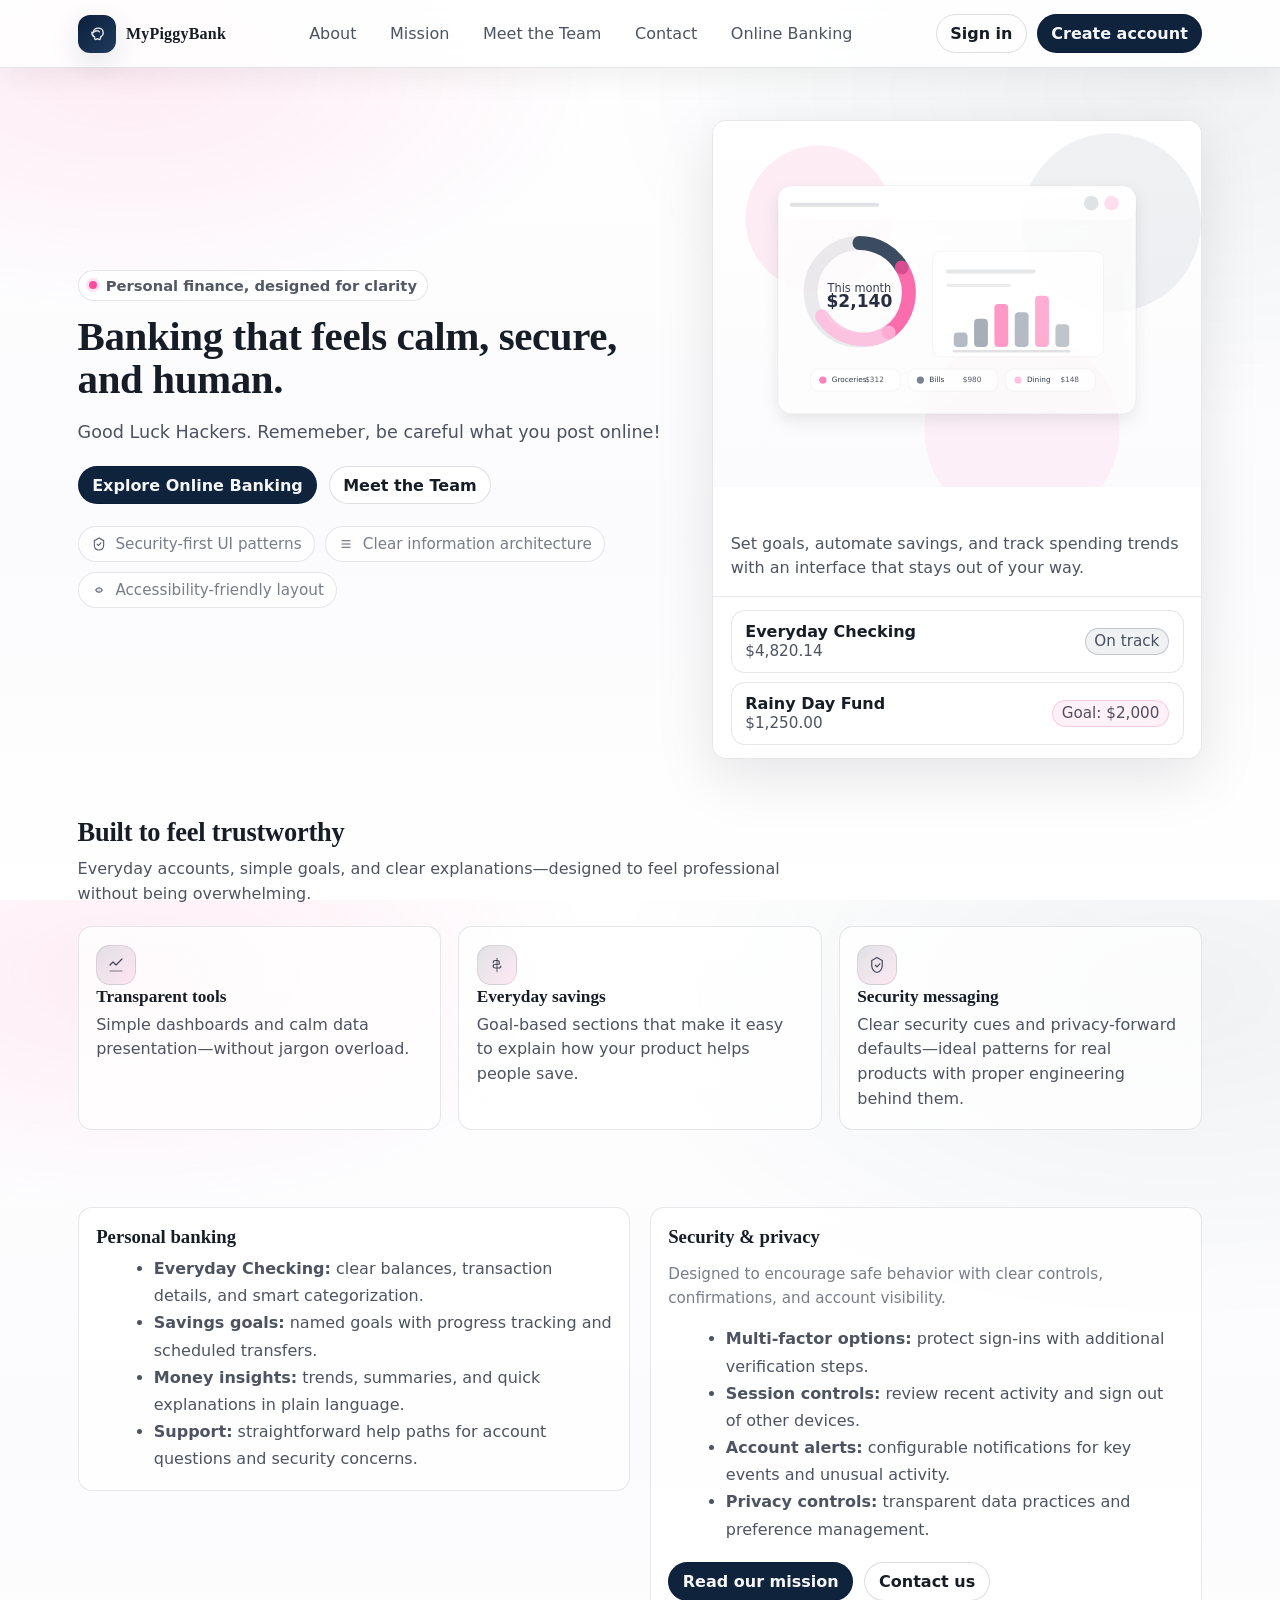
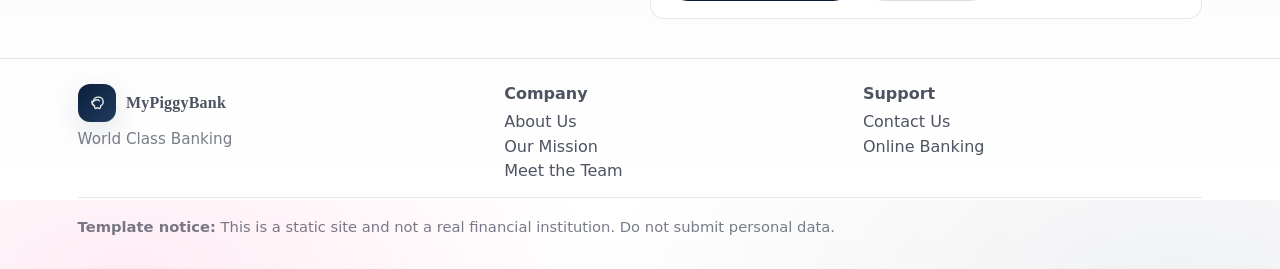
<file: index.html>
<!doctype html>
<html lang="en">
  <head>
    <meta charset="utf-8" />
    <meta name="viewport" content="width=device-width, initial-scale=1" />
    <title>MyPiggyBank — Modern banking</title>
    <meta name="description" content="MyPiggyBank"/>
    <link rel="stylesheet" href="assets/css/styles.css" />
  </head>
  <body>
    <a class="skip-link" href="#main">Skip to content</a>

   

    <header class="header">
      <div class="container">
        <nav class="nav" aria-label="Primary">
          <a class="brand" href="index.html" aria-label="MyPiggyBank home">
            <span class="brand-mark" aria-hidden="true">
              <svg viewBox="0 0 24 24" fill="none">
                <path d="M7.5 10.3c.4-2.9 2.5-5.3 6.1-5.3 3.2 0 5.4 1.9 5.8 4.8.3 2.2-.8 4.4-2.7 5.4-.3.2-.5.5-.5.9v1.1c0 1-1 1.7-1.9 1.2l-1.2-.6c-.3-.1-.6-.1-.9 0l-1.2.6c-.9.5-1.9-.2-1.9-1.2v-1.1c0-.4-.2-.7-.5-.9-1.9-1-3-3.1-2.7-5.3Z" stroke="rgba(255,255,255,.9)" stroke-width="1.6" stroke-linecap="round" />
                <path d="M9 9.4c.7-.8 1.8-1.3 3-1.3 1.2 0 2.3.5 3 1.3" stroke="rgba(255,255,255,.85)" stroke-width="1.6" stroke-linecap="round"/>
              </svg>
            </span>
            <span>MyPiggyBank</span>
          </a>

          <button class="nav-toggle" type="button" data-nav-toggle aria-expanded="false" aria-controls="site-menu">
            Menu
          </button>

          <div id="site-menu" class="nav-links" data-nav-menu>
            <a href="about.html">About</a>
            <a href="mission.html">Mission</a>
            <a href="team.html">Meet the Team</a>
            <a href="contact.html">Contact</a>
            <a href="auth.html">Online Banking</a>
          </div>

          <div class="nav-cta">
            <a class="btn ghost" href="auth.html">Sign in</a>
            <a class="btn primary" href="auth.html">Create account</a>
          </div>
        </nav>
      </div>
    </header>

    <main id="main">
      <section class="hero">
        <div class="container">
          <div class="hero-grid">
            <div>
              <span class="eyebrow"><span class="eyebrow-dot" aria-hidden="true"></span>Personal finance, designed for clarity</span>
              <h1>Banking that feels calm, secure, and human.</h1>
              <p class="lead">
                Good Luck Hackers. Rememeber, be careful what you post online!
              </p>
              <div class="hero-actions">
                <a class="btn primary" href="auth.html">Explore Online Banking</a>
                <a class="btn" href="team.html">Meet the Team</a>
              </div>
              <div class="trust-row" aria-label="Highlights">
                <span class="pill">
                  <svg viewBox="0 0 24 24" fill="none" aria-hidden="true">
                    <path d="M12 3l7 4v6c0 5-3 8-7 8s-7-3-7-8V7l7-4Z" stroke="rgba(15,23,42,.78)" stroke-width="1.6"/>
                    <path d="M9.2 12.3l2 2 3.7-3.9" stroke="rgba(15,23,42,.78)" stroke-width="1.6" stroke-linecap="round" stroke-linejoin="round"/>
                  </svg>
                  Security-first UI patterns
                </span>
                <span class="pill">
                  <svg viewBox="0 0 24 24" fill="none" aria-hidden="true">
                    <path d="M6 7h12M6 12h12M6 17h12" stroke="rgba(15,23,42,.78)" stroke-width="1.6" stroke-linecap="round"/>
                  </svg>
                  Clear information architecture
                </span>
                <span class="pill">
                  <svg viewBox="0 0 24 24" fill="none" aria-hidden="true">
                    <path d="M7 12c2.5-4.5 7.5-4.5 10 0-2.5 4.5-7.5 4.5-10 0Z" stroke="rgba(15,23,42,.78)" stroke-width="1.6" />
                    <path d="M12 14.5a2.5 2.5 0 1 0 0-5 2.5 2.5 0 0 0 0 5Z" fill="rgba(15,23,42,.18)"/>
                  </svg>
                  Accessibility-friendly layout
                </span>
              </div>
            </div>

            <div class="hero-card" aria-label="Product preview card">
              <img src="assets/img/hero-budget.svg" alt="Illustration of a budgeting dashboard with spending categories and charts" />
              <div class="pad">
                <h2>Preview: Smart budgeting, simple goals</h2>
                <p>Set goals, automate savings, and track spending trends with an interface that stays out of your way.</p>
              </div>
              <div class="hero-mock" aria-label="Example overview">
                <div class="mock-row">
                  <div>
                    <strong>Everyday Checking</strong><br />
                    <span>$4,820.14</span>
                  </div>
                  <span class="tag ok">On track</span>
                </div>
                <div class="mock-row">
                  <div>
                    <strong>Rainy Day Fund</strong><br />
                    <span>$1,250.00</span>
                  </div>
                  <span class="tag warn">Goal: $2,000</span>
                </div>
              </div>
            </div>
          </div>
        </div>
      </section>

      <section class="section">
        <div class="container">
          <h2>Built to feel trustworthy</h2>
          <p class="sub">Everyday accounts, simple goals, and clear explanations—designed to feel professional without being overwhelming.</p>

          <div class="grid3" role="list">
            <div class="card" role="listitem">
              <div class="icon" aria-hidden="true">
                <svg viewBox="0 0 24 24" fill="none">
                  <path d="M4 12l4-4 4 4 8-8" stroke="rgba(15,23,42,.80)" stroke-width="1.6" stroke-linecap="round" stroke-linejoin="round"/>
                  <path d="M4 20h16" stroke="rgba(15,23,42,.55)" stroke-width="1.6" stroke-linecap="round"/>
                </svg>
              </div>
              <h3>Transparent tools</h3>
              <p>Simple dashboards and calm data presentation—without jargon overload.</p>
            </div>
            <div class="card" role="listitem">
              <div class="icon" aria-hidden="true">
                <svg viewBox="0 0 24 24" fill="none">
                  <path d="M12 3v18" stroke="rgba(15,23,42,.55)" stroke-width="1.6" stroke-linecap="round"/>
                  <path d="M7 8.5c0-1.4 1.4-2.5 3.1-2.5h1.8c1.7 0 3.1 1.1 3.1 2.5S15.7 11 14 11h-4c-1.7 0-3.1 1.1-3.1 2.5S8.3 16 10 16h4c1.7 0 3.1-1.1 3.1-2.5" stroke="rgba(15,23,42,.80)" stroke-width="1.6" stroke-linecap="round"/>
                </svg>
              </div>
              <h3>Everyday savings</h3>
              <p>Goal-based sections that make it easy to explain how your product helps people save.</p>
            </div>
            <div class="card" role="listitem">
              <div class="icon" aria-hidden="true">
                <svg viewBox="0 0 24 24" fill="none">
                  <path d="M12 2l7 4v7c0 5-3.5 8.5-7 9-3.5-.5-7-4-7-9V6l7-4Z" stroke="rgba(15,23,42,.80)" stroke-width="1.6"/>
                  <path d="M9.8 12.3 12 14.5l3.8-4" stroke="rgba(15,23,42,.80)" stroke-width="1.6" stroke-linecap="round" stroke-linejoin="round"/>
                </svg>
              </div>
              <h3>Security messaging</h3>
              <p>Clear security cues and privacy-forward defaults—ideal patterns for real products with proper engineering behind them.</p>
            </div>
          </div>
        </div>
      </section>

      <section class="section">
        <div class="container">
          <div class="split">
            <div class="panel">
              <h3>Personal banking</h3>
              <ul>
                <li><strong>Everyday Checking:</strong> clear balances, transaction details, and smart categorization.</li>
                <li><strong>Savings goals:</strong> named goals with progress tracking and scheduled transfers.</li>
                <li><strong>Money insights:</strong> trends, summaries, and quick explanations in plain language.</li>
                <li><strong>Support:</strong> straightforward help paths for account questions and security concerns.</li>
              </ul>
            </div>
            <div class="panel">
              <h3>Security &amp; privacy</h3>
              <p class="help">Designed to encourage safe behavior with clear controls, confirmations, and account visibility.</p>
              <ul>
                <li><strong>Multi-factor options:</strong> protect sign-ins with additional verification steps.</li>
                <li><strong>Session controls:</strong> review recent activity and sign out of other devices.</li>
                <li><strong>Account alerts:</strong> configurable notifications for key events and unusual activity.</li>
                <li><strong>Privacy controls:</strong> transparent data practices and preference management.</li>
              </ul>
              <div class="hero-actions">
                <a class="btn primary" href="mission.html">Read our mission</a>
                <a class="btn" href="contact.html">Contact us</a>
              </div>
            </div>
          </div>
        </div>
      </section>
    </main>

    <footer class="footer">
      <div class="container">
        <div class="footer-grid">
          <div>
            <div class="brand" style="margin-bottom:.35rem;">
              <span class="brand-mark" aria-hidden="true">
                <svg viewBox="0 0 24 24" fill="none">
                  <path d="M7.5 10.3c.4-2.9 2.5-5.3 6.1-5.3 3.2 0 5.4 1.9 5.8 4.8.3 2.2-.8 4.4-2.7 5.4-.3.2-.5.5-.5.9v1.1c0 1-1 1.7-1.9 1.2l-1.2-.6c-.3-.1-.6-.1-.9 0l-1.2.6c-.9.5-1.9-.2-1.9-1.2v-1.1c0-.4-.2-.7-.5-.9-1.9-1-3.1-3.1-2.7-5.3Z" stroke="rgba(255,255,255,.9)" stroke-width="1.6" stroke-linecap="round" />
                  <path d="M9 9.4c.7-.8 1.8-1.3 3-1.3 1.2 0 2.3.5 3 1.3" stroke="rgba(255,255,255,.85)" stroke-width="1.6" stroke-linecap="round"/>
                </svg>
              </span>
              <span>MyPiggyBank</span>
            </div>
            <div class="help">World Class Banking</div>
          </div>
          <div>
            <strong>Company</strong>
            <div style="margin-top:.55rem; display:grid; gap:.35rem;">
              <a href="about.html">About Us</a>
              <a href="mission.html">Our Mission</a>
              <a href="team.html">Meet the Team</a>
            </div>
          </div>
          <div>
            <strong>Support</strong>
            <div style="margin-top:.55rem; display:grid; gap:.35rem;">
              <a href="contact.html">Contact Us</a>
              <a href="auth.html">Online Banking</a>
              
            </div>
          </div>
        </div>

        <div class="fineprint">
          <strong>Template notice:</strong> This is a static site and not a real financial institution. Do not submit personal data.
        </div>
      </div>
    </footer>


    <script src="assets/js/main.js"></script>
  </body>
</html>
</file>
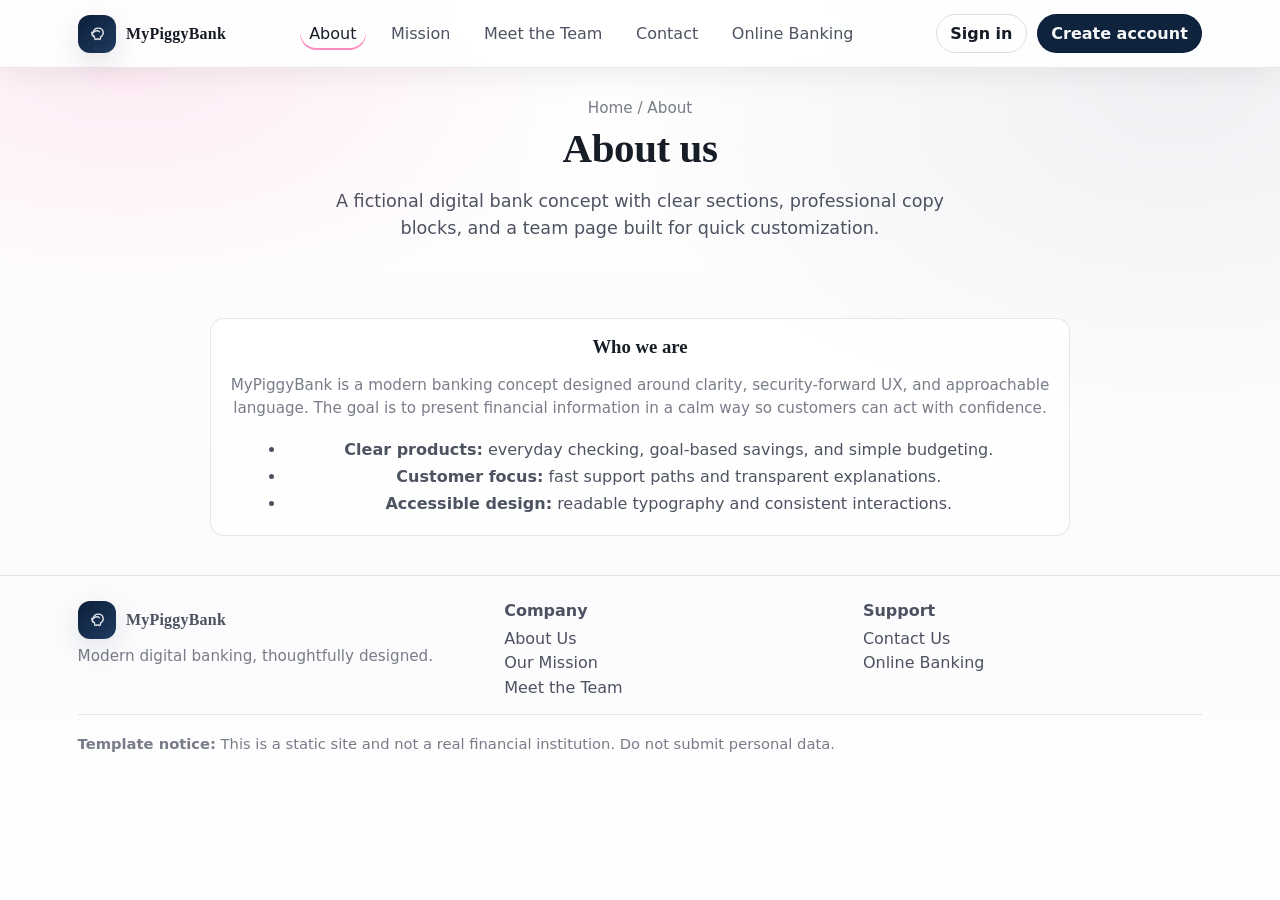
<file: about.html>
<!doctype html>
<html lang="en">
  <head>
    <meta charset="utf-8" />
    <meta name="viewport" content="width=device-width, initial-scale=1" />
    <title>About Us — MyPiggyBank (Demo)</title>
    <meta name="description" content="About MyPiggyBank — a modern banking concept with a clean, professional site structure." />
    <link rel="stylesheet" href="assets/css/styles.css" />
  </head>
  <body>
    <a class="skip-link" href="#main">Skip to content</a>

    <header class="header">
      <div class="container">
        <nav class="nav" aria-label="Primary">
          <a class="brand" href="index.html" aria-label="MyPiggyBank home">
            <span class="brand-mark" aria-hidden="true">
              <svg viewBox="0 0 24 24" fill="none">
                <path d="M7.5 10.3c.4-2.9 2.5-5.3 6.1-5.3 3.2 0 5.4 1.9 5.8 4.8.3 2.2-.8 4.4-2.7 5.4-.3.2-.5.5-.5.9v1.1c0 1-1 1.7-1.9 1.2l-1.2-.6c-.3-.1-.6-.1-.9 0l-1.2.6c-.9.5-1.9-.2-1.9-1.2v-1.1c0-.4-.2-.7-.5-.9-1.9-1-3.1-3.1-2.7-5.3Z" stroke="rgba(255,255,255,.9)" stroke-width="1.6" stroke-linecap="round" />
                <path d="M9 9.4c.7-.8 1.8-1.3 3-1.3 1.2 0 2.3.5 3 1.3" stroke="rgba(255,255,255,.85)" stroke-width="1.6" stroke-linecap="round"/>
              </svg>
            </span>
            <span>MyPiggyBank</span>
          </a>

          <button class="nav-toggle" type="button" data-nav-toggle aria-expanded="false" aria-controls="site-menu">
            Menu
          </button>

          <div id="site-menu" class="nav-links" data-nav-menu>
            <a href="about.html" aria-current="page">About</a>
            <a href="mission.html">Mission</a>
            <a href="team.html">Meet the Team</a>
            <a href="contact.html">Contact</a>
            <a href="auth.html">Online Banking</a>
          </div>

          <div class="nav-cta">
            <a class="btn ghost" href="auth.html">Sign in</a>
            <a class="btn primary" href="auth.html">Create account</a>
          </div>
        </nav>
      </div>
    </header>

    <main id="main">
      <section class="page-hero center">
        <div class="container">
          <div class="breadcrumbs"><a href="index.html">Home</a> / About</div>
          <h1>About us</h1>
          <p class="lead">A fictional digital bank concept with clear sections, professional copy blocks, and a team page built for quick customization.</p>
        </div>
      </section>

      <section class="section">
        <div class="container center-text">
          <div class="center-wrap">
            <div class="panel">
              <h3>Who we are</h3>
              <p class="help">
                MyPiggyBank is a modern banking concept designed around clarity, security-forward UX, and approachable language.
                The goal is to present financial information in a calm way so customers can act with confidence.
              </p>
              <ul>
                <li><strong>Clear products:</strong> everyday checking, goal-based savings, and simple budgeting.</li>
                <li><strong>Customer focus:</strong> fast support paths and transparent explanations.</li>
                <li><strong>Accessible design:</strong> readable typography and consistent interactions.</li>
              </ul>
            </div>

           
          </div>
        </div>
      </section>
    </main>

    <footer class="footer">
      <div class="container">
        <div class="footer-grid">
          <div>
            <div class="brand" style="margin-bottom:.35rem;">
              <span class="brand-mark" aria-hidden="true">
                <svg viewBox="0 0 24 24" fill="none">
                  <path d="M7.5 10.3c.4-2.9 2.5-5.3 6.1-5.3 3.2 0 5.4 1.9 5.8 4.8.3 2.2-.8 4.4-2.7 5.4-.3.2-.5.5-.5.9v1.1c0 1-1 1.7-1.9 1.2l-1.2-.6c-.3-.1-.6-.1-.9 0l-1.2.6c-.9.5-1.9-.2-1.9-1.2v-1.1c0-.4-.2-.7-.5-.9-1.9-1-3.1-3.1-2.7-5.3Z" stroke="rgba(255,255,255,.9)" stroke-width="1.6" stroke-linecap="round" />
                  <path d="M9 9.4c.7-.8 1.8-1.3 3-1.3 1.2 0 2.3.5 3 1.3" stroke="rgba(255,255,255,.85)" stroke-width="1.6" stroke-linecap="round"/>
                </svg>
              </span>
              <span>MyPiggyBank</span>
            </div>
            <div class="help">Modern digital banking, thoughtfully designed.</div>
          </div>
          <div>
            <strong>Company</strong>
            <div style="margin-top:.55rem; display:grid; gap:.35rem;">
              <a href="about.html">About Us</a>
              <a href="mission.html">Our Mission</a>
              <a href="team.html">Meet the Team</a>
            </div>
          </div>
          <div>
            <strong>Support</strong>
            <div style="margin-top:.55rem; display:grid; gap:.35rem;">
              <a href="contact.html">Contact Us</a>
              <a href="auth.html">Online Banking</a>
            </div>
          </div>
        </div>
        <div class="fineprint">
          <strong>Template notice:</strong> This is a static site and not a real financial institution. Do not submit personal data.
        </div>
      </div>
    </footer>

    <script src="assets/js/main.js"></script>
  </body>
</html>
</file>
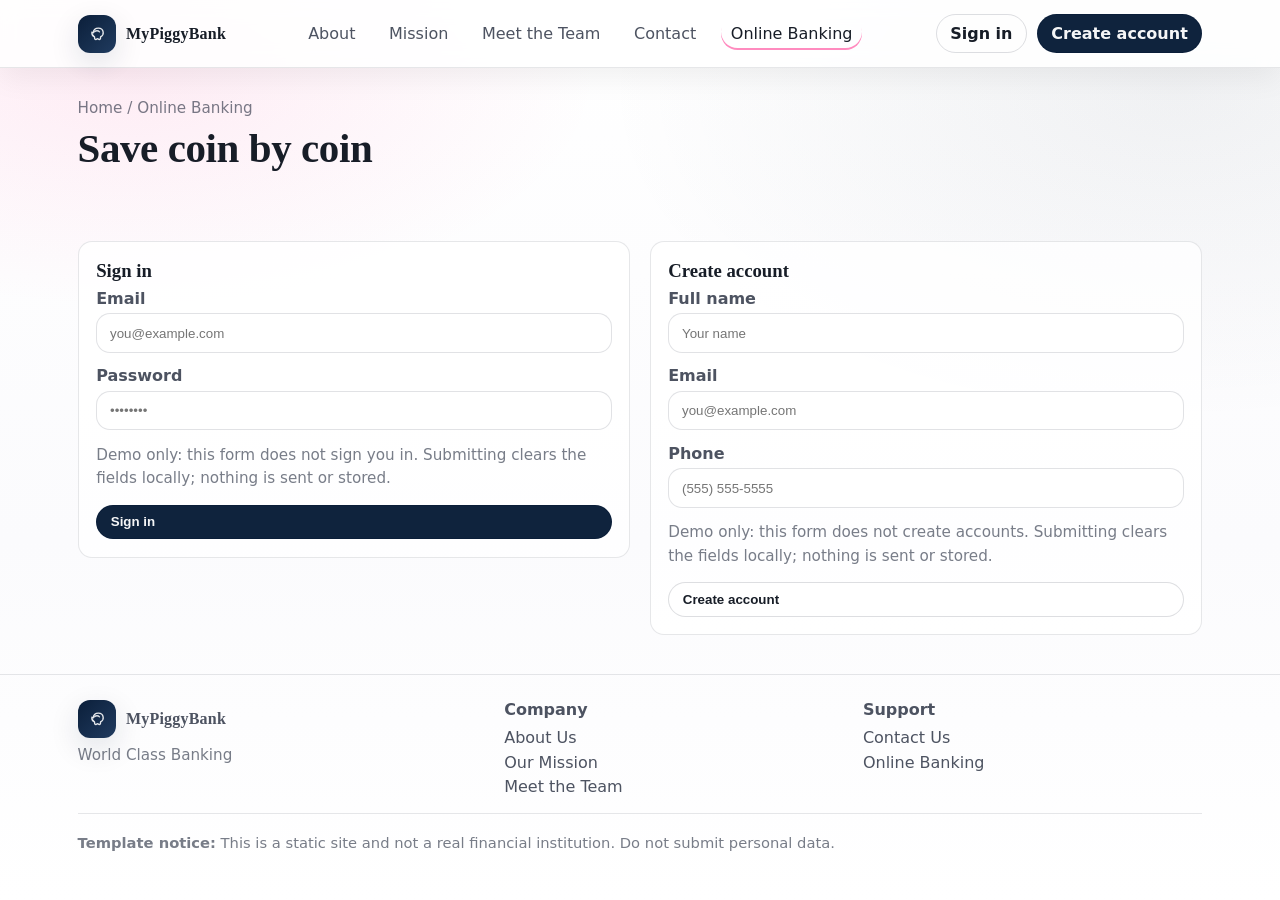
<file: auth.html>
<!doctype html>
<html lang="en">
  <head>
    <meta charset="utf-8" />
    <meta name="viewport" content="width=device-width, initial-scale=1" />
    <title>Online Banking — MyPiggyBank (Preview Only)</title>
    <meta name="description" content="Online banking UI preview for the MyPiggyBank demo template. No real authentication is implemented." />
    <link rel="stylesheet" href="assets/css/styles.css" />
  </head>
  <body>
    <a class="skip-link" href="#main">Skip to content</a>

    <header class="header">
      <div class="container">
        <nav class="nav" aria-label="Primary">
          <a class="brand" href="index.html" aria-label="MyPiggyBank home">
            <span class="brand-mark" aria-hidden="true">
              <svg viewBox="0 0 24 24" fill="none">
                <path d="M7.5 10.3c.4-2.9 2.5-5.3 6.1-5.3 3.2 0 5.4 1.9 5.8 4.8.3 2.2-.8 4.4-2.7 5.4-.3.2-.5.5-.5.9v1.1c0 1-1 1.7-1.9 1.2l-1.2-.6c-.3-.1-.6-.1-.9 0l-1.2.6c-.9.5-1.9-.2-1.9-1.2v-1.1c0-.4-.2-.7-.5-.9-1.9-1-3-3.1-2.7-5.3Z" stroke="rgba(255,255,255,.9)" stroke-width="1.6" stroke-linecap="round" />
                <path d="M9 9.4c.7-.8 1.8-1.3 3-1.3 1.2 0 2.3.5 3 1.3" stroke="rgba(255,255,255,.85)" stroke-width="1.6" stroke-linecap="round"/>
              </svg>
            </span>
            <span>MyPiggyBank</span>
          </a>

          <button class="nav-toggle" type="button" data-nav-toggle aria-expanded="false" aria-controls="site-menu">
            Menu
          </button>

          <div id="site-menu" class="nav-links" data-nav-menu>
            <a href="about.html">About</a>
            <a href="mission.html">Mission</a>
            <a href="team.html">Meet the Team</a>
            <a href="contact.html">Contact</a>
            <a href="auth.html" aria-current="page">Online Banking</a>
          </div>

          <div class="nav-cta">
            <a class="btn ghost" href="auth.html" aria-current="page">Sign in</a>
            <a class="btn primary" href="auth.html">Create account</a>
          </div>
        </nav>
      </div>
    </header>

    <main id="main">
      <section class="page-hero">
        <div class="container">
          <div class="breadcrumbs"><a href="index.html">Home</a> / Online Banking</div>
          <h1>Save coin by coin</h1>
         
      </section>

      <section class="section">
        <div class="container">
          <div class="split">
            <div class="panel">
              <h3>Sign in</h3>
              <form class="form" data-demo-form aria-label="Sign in form preview">
                <label>
                  Email
                  <input id="signin-email" name="email" type="email" placeholder="you@example.com" autocomplete="off" />
                </label>
                <label>
                  Password
                  <input id="signin-password" name="password" type="password" placeholder="••••••••" autocomplete="off" />
                </label>
                <div class="help" id="signin-help">Demo only: this form does not sign you in. Submitting clears the fields locally; nothing is sent or stored.</div>
                <button class="btn primary" type="submit">Sign in</button>
              </form>
            </div>

            <div class="panel">
              <h3>Create account</h3>
              <form class="form" data-demo-form aria-label="Create account form preview">
                <label>
                  Full name
                  <input id="signup-name" name="full_name" type="text" placeholder="Your name" autocomplete="off" />
                </label>
                <label>
                  Email
                  <input id="signup-email" name="email" type="email" placeholder="you@example.com" autocomplete="off" />
                </label>
                <label>
                  Phone
                  <input id="signup-phone" name="phone" type="tel" placeholder="(555) 555-5555" autocomplete="off" />
                </label>
                <div class="help" id="signup-help">Demo only: this form does not create accounts. Submitting clears the fields locally; nothing is sent or stored.</div>
                <button class="btn" type="submit">Create account</button>
              </form>
            </div>
          </div>
        </div>
      </section>
    </main>

    <footer class="footer">
      <div class="container">
        <div class="footer-grid">
          <div>
            <div class="brand" style="margin-bottom:.35rem;">
              <span class="brand-mark" aria-hidden="true">
                <svg viewBox="0 0 24 24" fill="none">
                  <path d="M7.5 10.3c.4-2.9 2.5-5.3 6.1-5.3 3.2 0 5.4 1.9 5.8 4.8.3 2.2-.8 4.4-2.7 5.4-.3.2-.5.5-.5.9v1.1c0 1-1 1.7-1.9 1.2l-1.2-.6c-.3-.1-.6-.1-.9 0l-1.2.6c-.9.5-1.9-.2-1.9-1.2v-1.1c0-.4-.2-.7-.5-.9-1.9-1-3.1-3.1-2.7-5.3Z" stroke="rgba(255,255,255,.9)" stroke-width="1.6" stroke-linecap="round" />
                  <path d="M9 9.4c.7-.8 1.8-1.3 3-1.3 1.2 0 2.3.5 3 1.3" stroke="rgba(255,255,255,.85)" stroke-width="1.6" stroke-linecap="round"/>
                </svg>
              </span>
              <span>MyPiggyBank</span>
            </div>
            <div class="help">World Class Banking</div>
          </div>
          <div>
            <strong>Company</strong>
            <div style="margin-top:.55rem; display:grid; gap:.35rem;">
              <a href="about.html">About Us</a>
              <a href="mission.html">Our Mission</a>
              <a href="team.html">Meet the Team</a>
            </div>
          </div>
          <div>
            <strong>Support</strong>
            <div style="margin-top:.55rem; display:grid; gap:.35rem;">
              <a href="contact.html">Contact Us</a>
              <a href="auth.html">Online Banking</a>
             
            </div>
          </div>
        </div>

        <div class="fineprint">
          <strong>Template notice:</strong> This is a static site and not a real financial institution. Do not submit personal data.
        </div>
      </div>
    </footer>

  

    <script src="assets/js/main.js"></script>
  </body>
</html>
</file>
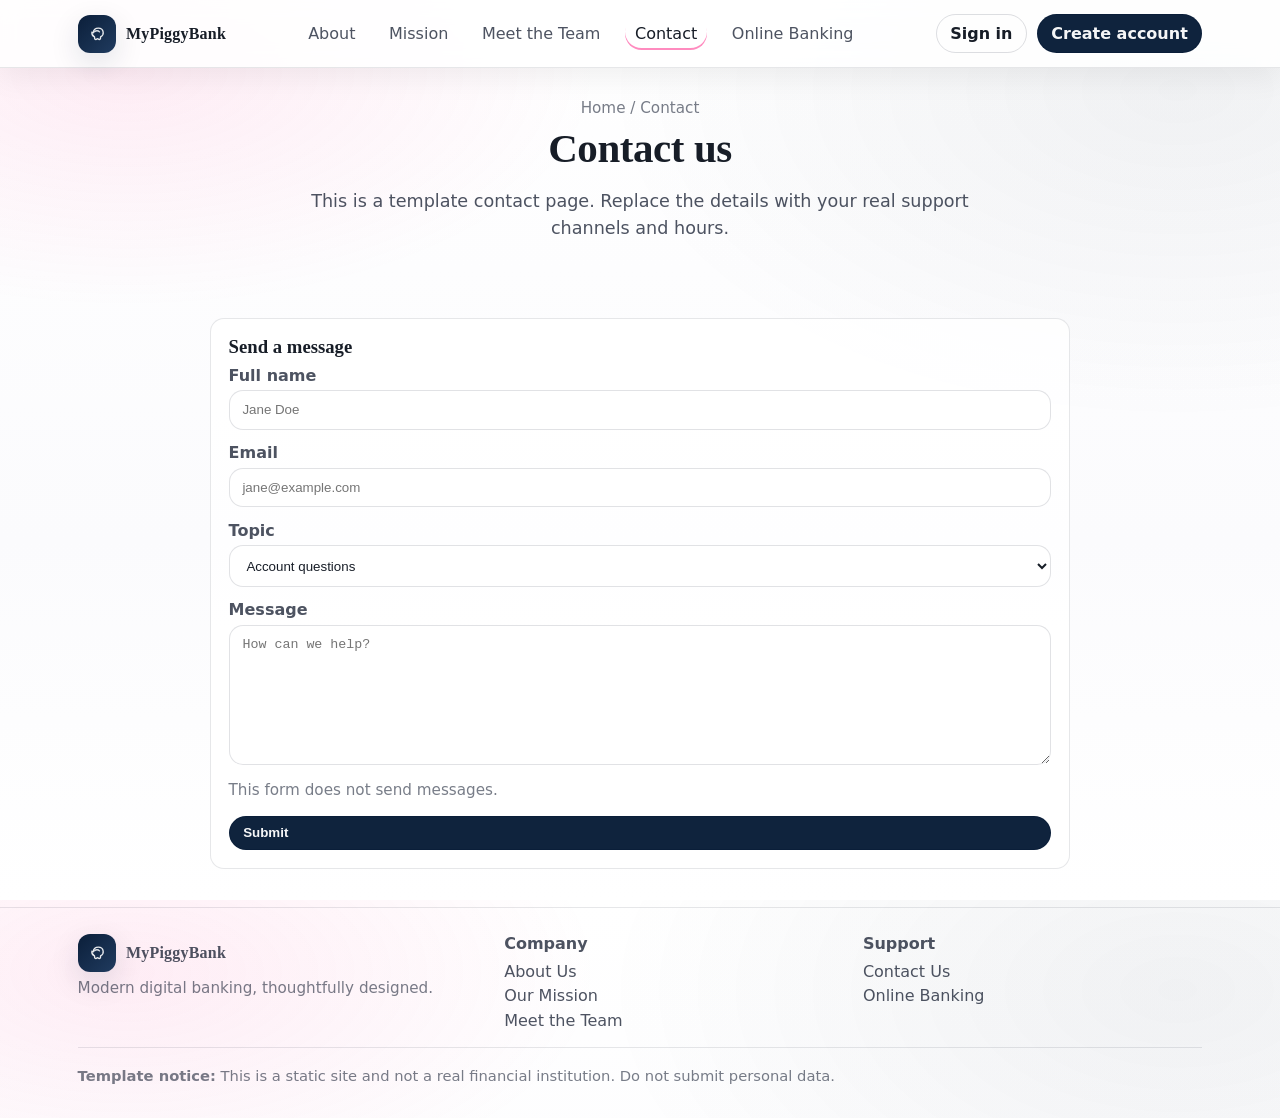
<file: contact.html>
<!doctype html>
<html lang="en">
  <head>
    <meta charset="utf-8" />
    <meta name="viewport" content="width=device-width, initial-scale=1" />
    <title>Contact Us — MyPiggyBank (Demo)</title>
    <meta name="description" content="Contact page template for MyPiggyBank demo banking website." />
    <link rel="stylesheet" href="assets/css/styles.css" />
  </head>
  <body>
    <a class="skip-link" href="#main">Skip to content</a>

    <header class="header">
      <div class="container">
        <nav class="nav" aria-label="Primary">
          <a class="brand" href="index.html" aria-label="MyPiggyBank home">
            <span class="brand-mark" aria-hidden="true">
              <svg viewBox="0 0 24 24" fill="none">
                <path d="M7.5 10.3c.4-2.9 2.5-5.3 6.1-5.3 3.2 0 5.4 1.9 5.8 4.8.3 2.2-.8 4.4-2.7 5.4-.3.2-.5.5-.5.9v1.1c0 1-1 1.7-1.9 1.2l-1.2-.6c-.3-.1-.6-.1-.9 0l-1.2.6c-.9.5-1.9-.2-1.9-1.2v-1.1c0-.4-.2-.7-.5-.9-1.9-1-3-3.1-2.7-5.3Z" stroke="rgba(255,255,255,.9)" stroke-width="1.6" stroke-linecap="round" />
                <path d="M9 9.4c.7-.8 1.8-1.3 3-1.3 1.2 0 2.3.5 3 1.3" stroke="rgba(255,255,255,.85)" stroke-width="1.6" stroke-linecap="round"/>
              </svg>
            </span>
            <span>MyPiggyBank</span>
          </a>

          <button class="nav-toggle" type="button" data-nav-toggle aria-expanded="false" aria-controls="site-menu">
            Menu
          </button>

          <div id="site-menu" class="nav-links" data-nav-menu>
            <a href="about.html">About</a>
            <a href="mission.html">Mission</a>
            <a href="team.html">Meet the Team</a>
            <a href="contact.html" aria-current="page">Contact</a>
            <a href="auth.html">Online Banking</a>
          </div>

          <div class="nav-cta">
            <a class="btn ghost" href="auth.html">Sign in</a>
            <a class="btn primary" href="auth.html">Create account</a>
          </div>
        </nav>
      </div>
    </header>

    <main id="main">
      <section class="page-hero center">
        <div class="container">
          <div class="breadcrumbs"><a href="index.html">Home</a> / Contact</div>
          <h1>Contact us</h1>
          <p class="lead">This is a template contact page. Replace the details with your real support channels and hours.</p>
        </div>
      </section>

      <section class="section">
        <div class="container">
          <div class="center-wrap">
            <div class="panel">
              <h3>Send a message</h3>
              <form class="form" onsubmit="return false" aria-label="Contact form (demo only)">
                <label>
                  Full name
                  <input type="text" placeholder="Jane Doe" />
                </label>
                <label>
                  Email
                  <input type="email" placeholder="jane@example.com" />
                </label>
                <label>
                  Topic
                  <select>
                    <option>Account questions</option>
                    <option>Card support</option>
                    <option>Security & privacy</option>
                    <option>Partnerships</option>
                  </select>
                </label>
                <label>
                  Message
                  <textarea placeholder="How can we help?"></textarea>
                </label>
                <div class="help">This form does not send messages.</div>
                <button class="btn primary" type="submit">Submit</button>
              </form>
            </div>

          </div>
        </div>
      </section>
    </main>

    <footer class="footer">
      <div class="container">
        <div class="footer-grid">
          <div>
            <div class="brand" style="margin-bottom:.35rem;">
              <span class="brand-mark" aria-hidden="true">
                <svg viewBox="0 0 24 24" fill="none">
                  <path d="M7.5 10.3c.4-2.9 2.5-5.3 6.1-5.3 3.2 0 5.4 1.9 5.8 4.8.3 2.2-.8 4.4-2.7 5.4-.3.2-.5.5-.5.9v1.1c0 1-1 1.7-1.9 1.2l-1.2-.6c-.3-.1-.6-.1-.9 0l-1.2.6c-.9.5-1.9-.2-1.9-1.2v-1.1c0-.4-.2-.7-.5-.9-1.9-1-3.1-3.1-2.7-5.3Z" stroke="rgba(255,255,255,.9)" stroke-width="1.6" stroke-linecap="round" />
                  <path d="M9 9.4c.7-.8 1.8-1.3 3-1.3 1.2 0 2.3.5 3 1.3" stroke="rgba(255,255,255,.85)" stroke-width="1.6" stroke-linecap="round"/>
                </svg>
              </span>
              <span>MyPiggyBank</span>
            </div>
            <div class="help">Modern digital banking, thoughtfully designed.</div>
          </div>
          <div>
            <strong>Company</strong>
            <div style="margin-top:.55rem; display:grid; gap:.35rem;">
              <a href="about.html">About Us</a>
              <a href="mission.html">Our Mission</a>
              <a href="team.html">Meet the Team</a>
            </div>
          </div>
          <div>
            <strong>Support</strong>
            <div style="margin-top:.55rem; display:grid; gap:.35rem;">
              <a href="contact.html">Contact Us</a>
              <a href="auth.html">Online Banking</a>
             
            </div>
          </div>
        </div>
        <div class="fineprint">
          <strong>Template notice:</strong> This is a static site and not a real financial institution. Do not submit personal data.
        </div>
      </div>
    </footer>

   

    <script src="assets/js/main.js"></script>
  </body>
</html>
</file>
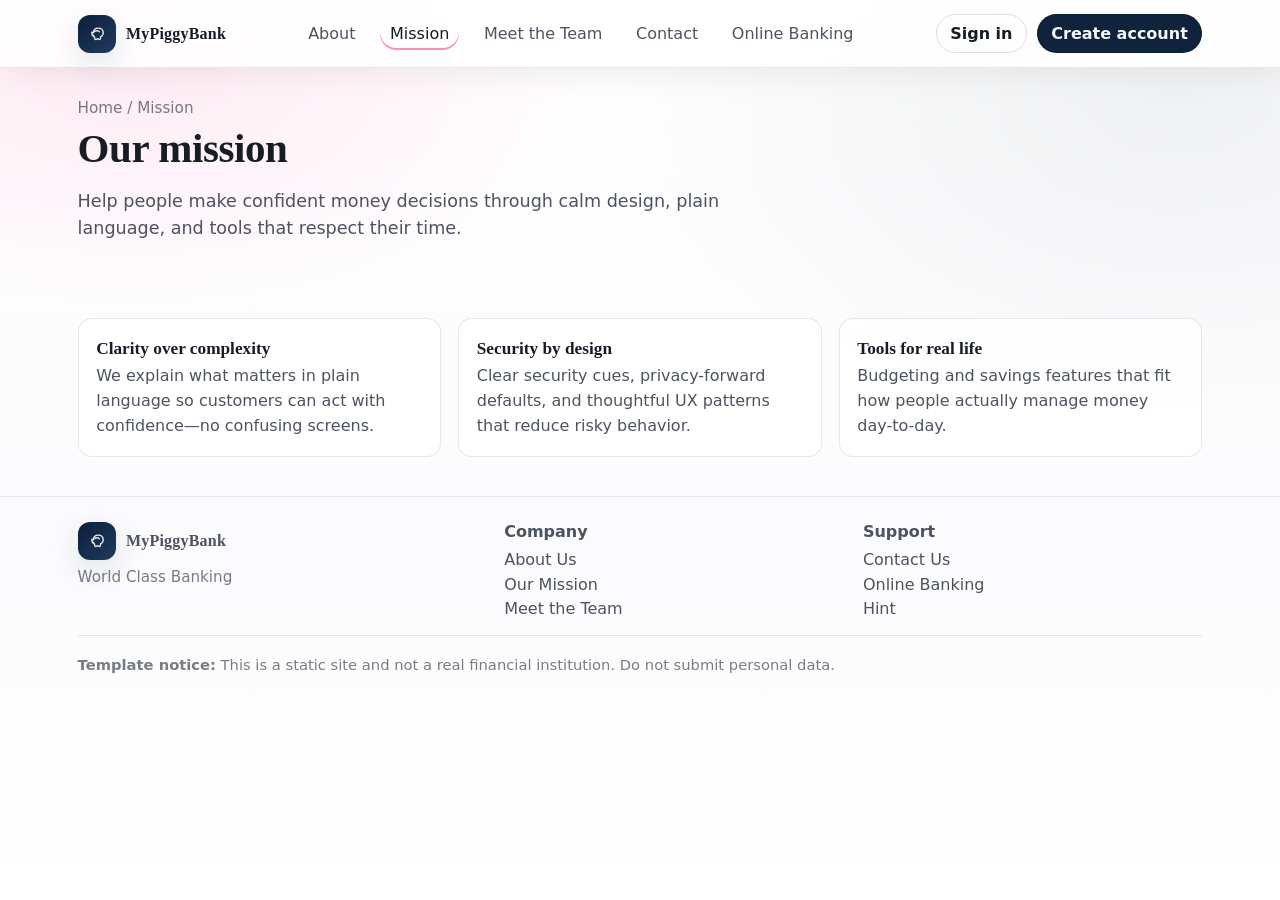
<file: mission.html>
<!doctype html>
<html lang="en">
  <head>
    <meta charset="utf-8" />
    <meta name="viewport" content="width=device-width, initial-scale=1" />
    <title>Our Mission — MyPiggyBank (Demo)</title>
    <meta name="description" content="MyPiggyBank mission page." />
    <link rel="stylesheet" href="assets/css/styles.css" />
  </head>
  <body>
    <a class="skip-link" href="#main">Skip to content</a>

    

    <header class="header">
      <div class="container">
        <nav class="nav" aria-label="Primary">
          <a class="brand" href="index.html" aria-label="MyPiggyBank home">
            <span class="brand-mark" aria-hidden="true">
              <svg viewBox="0 0 24 24" fill="none">
                <path d="M7.5 10.3c.4-2.9 2.5-5.3 6.1-5.3 3.2 0 5.4 1.9 5.8 4.8.3 2.2-.8 4.4-2.7 5.4-.3.2-.5.5-.5.9v1.1c0 1-1 1.7-1.9 1.2l-1.2-.6c-.3-.1-.6-.1-.9 0l-1.2.6c-.9.5-1.9-.2-1.9-1.2v-1.1c0-.4-.2-.7-.5-.9-1.9-1-3-3.1-2.7-5.3Z" stroke="rgba(255,255,255,.9)" stroke-width="1.6" stroke-linecap="round" />
                <path d="M9 9.4c.7-.8 1.8-1.3 3-1.3 1.2 0 2.3.5 3 1.3" stroke="rgba(255,255,255,.85)" stroke-width="1.6" stroke-linecap="round"/>
              </svg>
            </span>
            <span>MyPiggyBank</span>
          </a>

          <button class="nav-toggle" type="button" data-nav-toggle aria-expanded="false" aria-controls="site-menu">
            Menu
          </button>

          <div id="site-menu" class="nav-links" data-nav-menu>
            <a href="about.html">About</a>
            <a href="mission.html" aria-current="page">Mission</a>
            <a href="team.html">Meet the Team</a>
            <a href="contact.html">Contact</a>
            <a href="auth.html">Online Banking</a>
          </div>

          <div class="nav-cta">
            <a class="btn ghost" href="auth.html">Sign in</a>
            <a class="btn primary" href="auth.html">Create account</a>
          </div>
        </nav>
      </div>
    </header>

    <main id="main">
      <section class="page-hero">
        <div class="container">
          <div class="breadcrumbs"><a href="index.html">Home</a> / Mission</div>
          <h1>Our mission</h1>
          <p class="lead">Help people make confident money decisions through calm design, plain language, and tools that respect their time.</p>
        </div>
      </section>

      <section class="section">
        <div class="container">
          <div class="grid3" role="list">
            <div class="card" role="listitem">
              <h3>Clarity over complexity</h3>
              <p>We explain what matters in plain language so customers can act with confidence—no confusing screens.</p>
            </div>
            <div class="card" role="listitem">
              <h3>Security by design</h3>
              <p>Clear security cues, privacy-forward defaults, and thoughtful UX patterns that reduce risky behavior.</p>
            </div>
            <div class="card" role="listitem">
              <h3>Tools for real life</h3>
              <p>Budgeting and savings features that fit how people actually manage money day-to-day.</p>
            </div>
          </div>
        </div>
      </section>

     
    </main>

    <footer class="footer">
      <div class="container">
        <div class="footer-grid">
          <div>
            <div class="brand" style="margin-bottom:.35rem;">
              <span class="brand-mark" aria-hidden="true">
                <svg viewBox="0 0 24 24" fill="none">
                  <path d="M7.5 10.3c.4-2.9 2.5-5.3 6.1-5.3 3.2 0 5.4 1.9 5.8 4.8.3 2.2-.8 4.4-2.7 5.4-.3.2-.5.5-.5.9v1.1c0 1-1 1.7-1.9 1.2l-1.2-.6c-.3-.1-.6-.1-.9 0l-1.2.6c-.9.5-1.9-.2-1.9-1.2v-1.1c0-.4-.2-.7-.5-.9-1.9-1-3.1-3.1-2.7-5.3Z" stroke="rgba(255,255,255,.9)" stroke-width="1.6" stroke-linecap="round" />
                  <path d="M9 9.4c.7-.8 1.8-1.3 3-1.3 1.2 0 2.3.5 3 1.3" stroke="rgba(255,255,255,.85)" stroke-width="1.6" stroke-linecap="round"/>
                </svg>
              </span>
              <span>MyPiggyBank</span>
            </div>
            <div class="help">World Class Banking</div>
          </div>
          <div>
            <strong>Company</strong>
            <div style="margin-top:.55rem; display:grid; gap:.35rem;">
              <a href="about.html">About Us</a>
              <a href="mission.html">Our Mission</a>
              <a href="team.html">Meet the Team</a>
            </div>
          </div>
          <div>
            <strong>Support</strong>
            <div style="margin-top:.55rem; display:grid; gap:.35rem;">
              <a href="contact.html">Contact Us</a>
              <a href="auth.html">Online Banking</a>
              <a href="#" data-open-demo-modal>Hint</a>
            </div>
          </div>
        </div>
        <div class="fineprint">
          <strong>Template notice:</strong> This is a static site and not a real financial institution. Do not submit personal data.
        </div>
      </div>
    </footer>

    <div class="modal-backdrop" data-modal-backdrop aria-hidden="true">
      <div class="modal" role="dialog" aria-modal="true" aria-label="Demo notice">
        <header>
          <strong>Hint</strong>
          <button class="btn" type="button" data-close-demo-modal>Close</button>
        </header>
        <div class="content">
          Remeber this is a OSINT problem not web hacking. So source code and inputs will be useless for this challenge
        </div>
        <div class="actions">
          <a class="btn primary" href="team.html">View team page</a>
          <button class="btn" type="button" data-close-demo-modal>Got it</button>
        </div>
      </div>
    </div>

    <script src="assets/js/main.js"></script>
  </body>
</html>
</file>
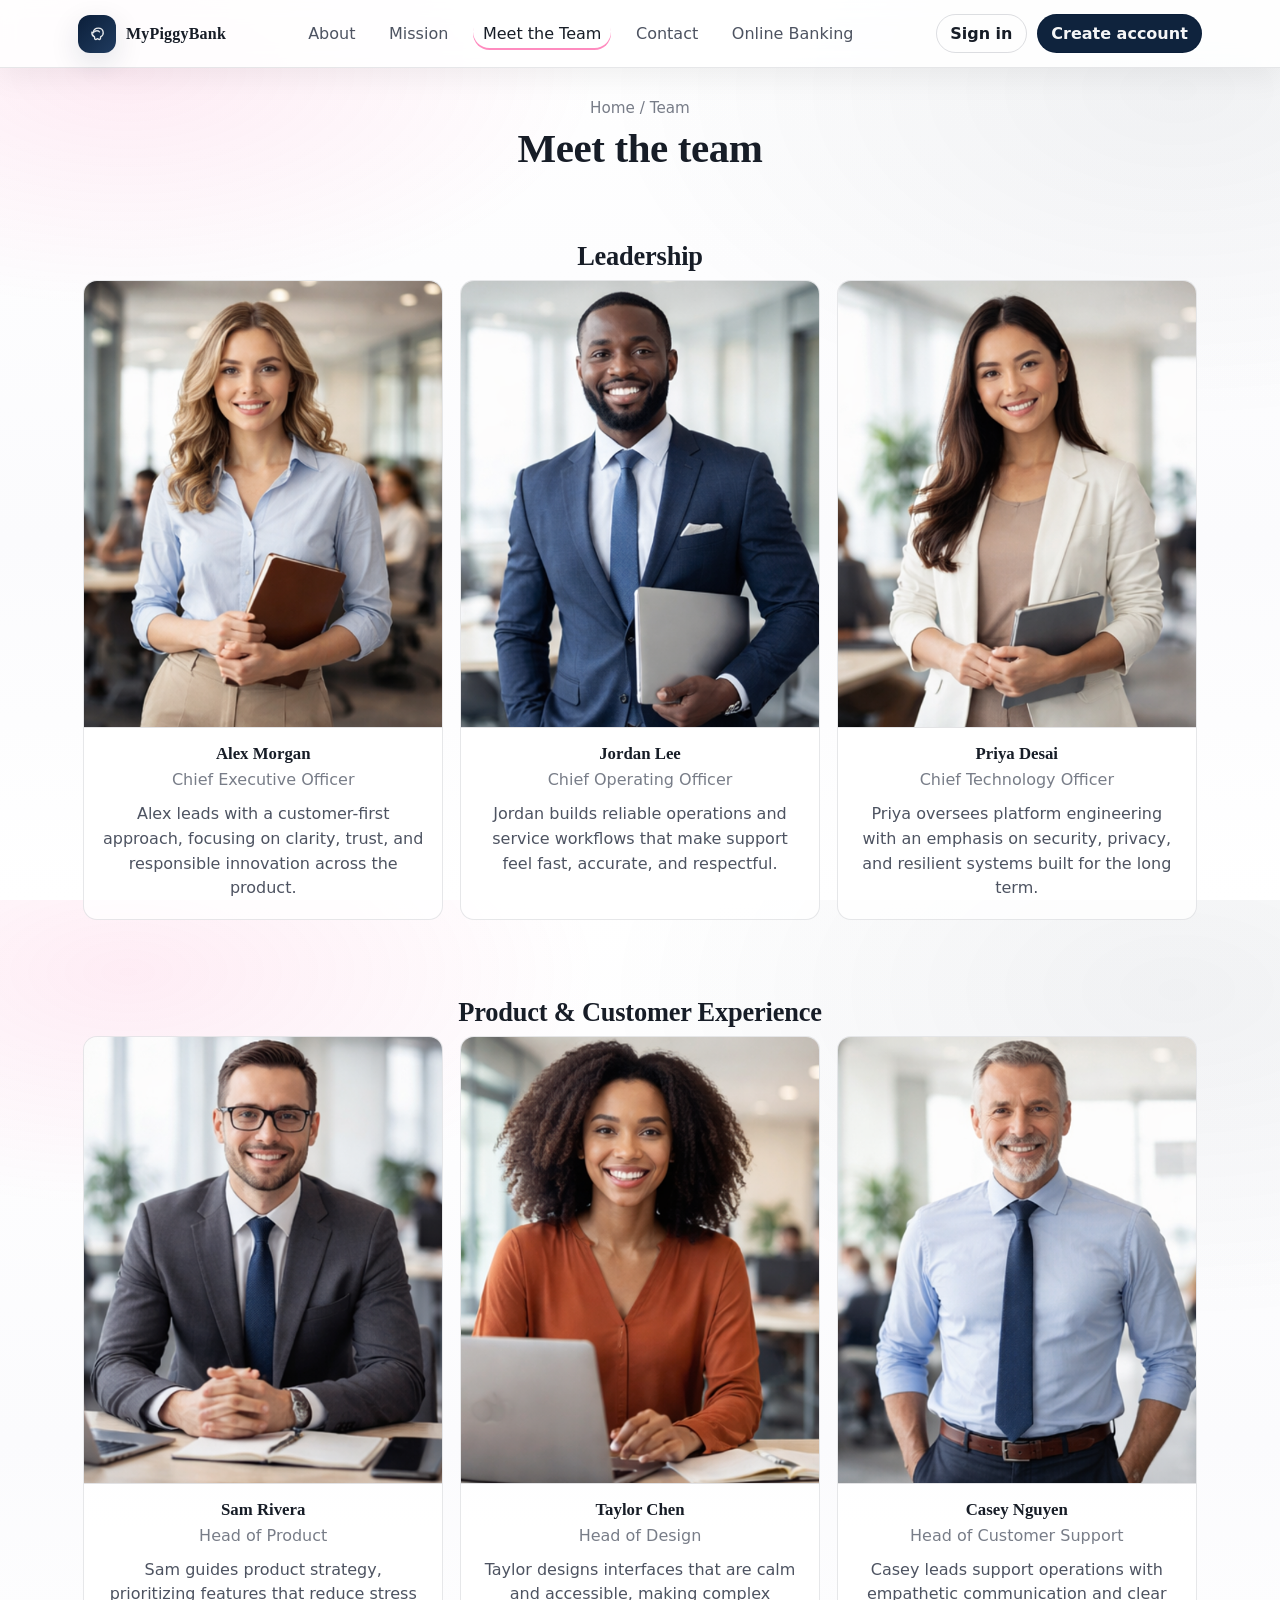
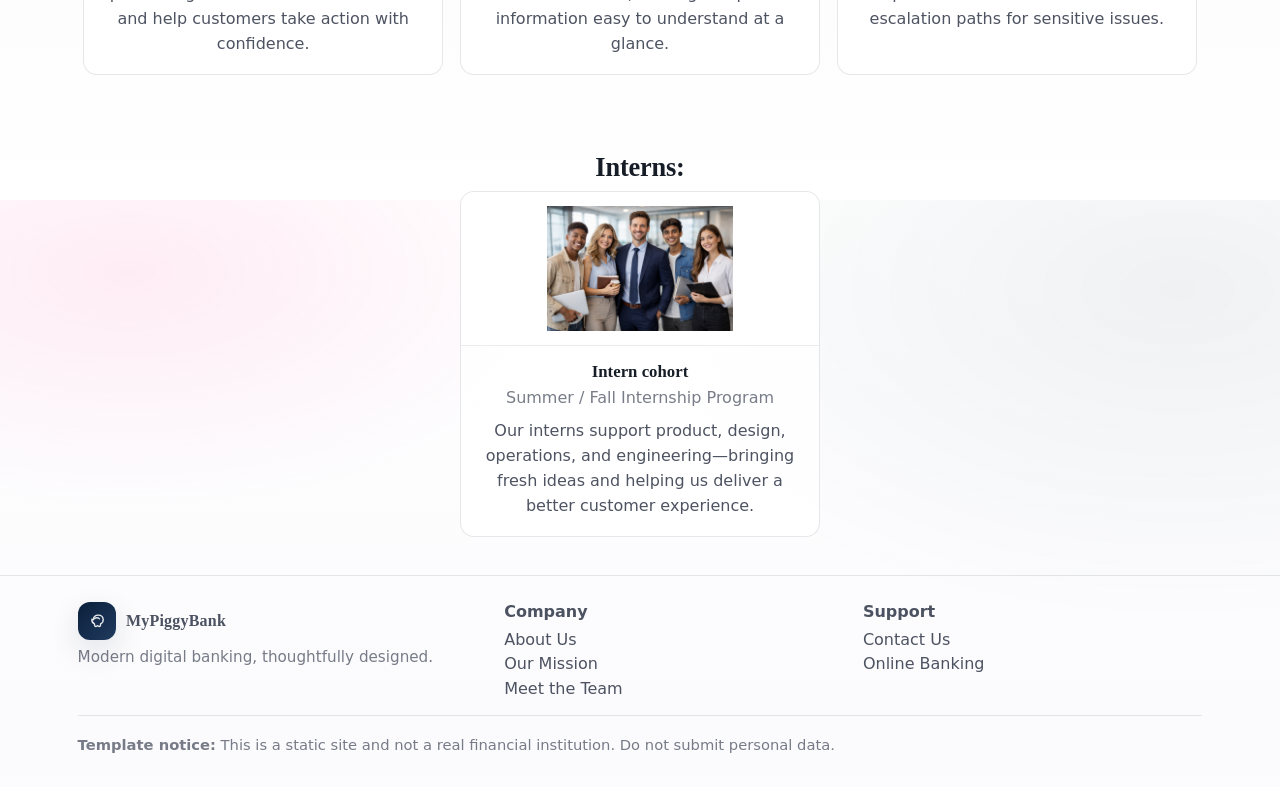
<file: team.html>
<!doctype html>
<html lang="en">
  <head>
    <meta charset="utf-8" />
    <meta name="viewport" content="width=device-width, initial-scale=1" />
    <title>Meet the Team — MyPiggyBank (Demo)</title>
    <meta name="description" content="Meet the MyPiggyBank team (template) including a dedicated interns section. Swap in your photos and bios." />
    <link rel="stylesheet" href="assets/css/styles.css" />
  </head>
  <body>
    <a class="skip-link" href="#main">Skip to content</a>

 

    <header class="header">
      <div class="container">
        <nav class="nav" aria-label="Primary">
          <a class="brand" href="index.html" aria-label="MyPiggyBank home">
            <span class="brand-mark" aria-hidden="true">
              <svg viewBox="0 0 24 24" fill="none">
                <path d="M7.5 10.3c.4-2.9 2.5-5.3 6.1-5.3 3.2 0 5.4 1.9 5.8 4.8.3 2.2-.8 4.4-2.7 5.4-.3.2-.5.5-.5.9v1.1c0 1-1 1.7-1.9 1.2l-1.2-.6c-.3-.1-.6-.1-.9 0l-1.2.6c-.9.5-1.9-.2-1.9-1.2v-1.1c0-.4-.2-.7-.5-.9-1.9-1-3-3.1-2.7-5.3Z" stroke="rgba(255,255,255,.9)" stroke-width="1.6" stroke-linecap="round" />
                <path d="M9 9.4c.7-.8 1.8-1.3 3-1.3 1.2 0 2.3.5 3 1.3" stroke="rgba(255,255,255,.85)" stroke-width="1.6" stroke-linecap="round"/>
              </svg>
            </span>
            <span>MyPiggyBank</span>
          </a>

          <button class="nav-toggle" type="button" data-nav-toggle aria-expanded="false" aria-controls="site-menu">
            Menu
          </button>

          <div id="site-menu" class="nav-links" data-nav-menu>
            <a href="about.html">About</a>
            <a href="mission.html">Mission</a>
            <a href="team.html" aria-current="page">Meet the Team</a>
            <a href="contact.html">Contact</a>
            <a href="auth.html">Online Banking</a>
          </div>

          <div class="nav-cta">
            <a class="btn ghost" href="auth.html">Sign in</a>
            <a class="btn primary" href="auth.html">Create account</a>
          </div>
        </nav>
      </div>
    </header>

    <main id="main">
      <section class="page-hero center">
        <div class="container">
          <div class="breadcrumbs"><a href="index.html">Home</a> / Team</div>
          <h1>Meet the team</h1>
        
        </div>
      </section>

      <section class="section">
        <div class="container center-text">
          <h2>Leadership</h2>
         

          <div class="team-grid centered" role="list">
            <article class="person" role="listitem">
              <img class="avatar" src="images/Screenshot%202026-03-02%20213702.png" alt="Team member photo" />
              <div class="meta">
                <h3>Alex Morgan</h3>
                <p class="role">Chief Executive Officer</p>
                <p>Alex leads with a customer-first approach, focusing on clarity, trust, and responsible innovation across the product.</p>
              </div>
            </article>
            <article class="person" role="listitem">
              <img class="avatar" src="images/Screenshot%202026-03-02%20213711.png" alt="Team member photo" />
              <div class="meta">
                <h3>Jordan Lee</h3>
                <p class="role">Chief Operating Officer</p>
                <p>Jordan builds reliable operations and service workflows that make support feel fast, accurate, and respectful.</p>
              </div>
            </article>
            <article class="person" role="listitem">
              <img class="avatar" src="images/Screenshot%202026-03-02%20213722.png" alt="Team member photo" />
              <div class="meta">
                <h3>Priya Desai</h3>
                <p class="role">Chief Technology Officer</p>
                <p>Priya oversees platform engineering with an emphasis on security, privacy, and resilient systems built for the long term.</p>
              </div>
            </article>
          </div>
        </div>
      </section>

      <section class="section">
        <div class="container center-text">
          <h2>Product & Customer Experience</h2>
   

          <div class="team-grid centered" role="list">
            <article class="person" role="listitem">
              <img class="avatar" src="images/Screenshot%202026-03-02%20213736.png" alt="Team member photo" />
              <div class="meta">
                <h3>Sam Rivera</h3>
                <p class="role">Head of Product</p>
                <p>Sam guides product strategy, prioritizing features that reduce stress and help customers take action with confidence.</p>
              </div>
            </article>
            <article class="person" role="listitem">
              <img class="avatar" src="images/Screenshot%202026-03-02%20213755.png" alt="Team member photo" />
              <div class="meta">
                <h3>Taylor Chen</h3>
                <p class="role">Head of Design</p>
                <p>Taylor designs interfaces that are calm and accessible, making complex information easy to understand at a glance.</p>
              </div>
            </article>
            <article class="person" role="listitem">
              <img class="avatar" src="images/Screenshot%202026-03-02%20213808.png" alt="Team member photo" />
              <div class="meta">
                <h3>Casey Nguyen</h3>
                <p class="role">Head of Customer Support</p>
                <p>Casey leads support operations with empathetic communication and clear escalation paths for sensitive issues.</p>
              </div>
            </article>
          </div>
        </div>
      </section>

      <section class="section">
        <div class="container center-text">
          <h2>Interns:</h2>
      

          <div class="team-grid centered" role="list">
            <article class="person interns" role="listitem">
              <img class="avatar wide" src="images/interns.png" alt="Replace with a group photo of interns" />
              <div class="meta">
                <h3>Intern cohort</h3>
                <p class="role">Summer / Fall Internship Program</p>
                <p>Our interns support product, design, operations, and engineering—bringing fresh ideas and helping us deliver a better customer experience.</p>
              </div>
            </article>
          </div>
        </div>
      </section>
    </main>

    <footer class="footer">
      <div class="container">
        <div class="footer-grid">
          <div>
            <div class="brand" style="margin-bottom:.35rem;">
              <span class="brand-mark" aria-hidden="true">
                <svg viewBox="0 0 24 24" fill="none">
                  <path d="M7.5 10.3c.4-2.9 2.5-5.3 6.1-5.3 3.2 0 5.4 1.9 5.8 4.8.3 2.2-.8 4.4-2.7 5.4-.3.2-.5.5-.5.9v1.1c0 1-1 1.7-1.9 1.2l-1.2-.6c-.3-.1-.6-.1-.9 0l-1.2.6c-.9.5-1.9-.2-1.9-1.2v-1.1c0-.4-.2-.7-.5-.9-1.9-1-3.1-3.1-2.7-5.3Z" stroke="rgba(255,255,255,.9)" stroke-width="1.6" stroke-linecap="round" />
                  <path d="M9 9.4c.7-.8 1.8-1.3 3-1.3 1.2 0 2.3.5 3 1.3" stroke="rgba(255,255,255,.85)" stroke-width="1.6" stroke-linecap="round"/>
                </svg>
              </span>
              <span>MyPiggyBank</span>
            </div>
            <div class="help">Modern digital banking, thoughtfully designed.</div>
          </div>
          <div>
            <strong>Company</strong>
            <div style="margin-top:.55rem; display:grid; gap:.35rem;">
              <a href="about.html">About Us</a>
              <a href="mission.html">Our Mission</a>
              <a href="team.html">Meet the Team</a>
            </div>
          </div>
          <div>
            <strong>Support</strong>
            <div style="margin-top:.55rem; display:grid; gap:.35rem;">
              <a href="contact.html">Contact Us</a>
              <a href="auth.html">Online Banking</a>
        
            </div>
          </div>
        </div>
        <div class="fineprint">
          <strong>Template notice:</strong> This is a static site and not a real financial institution. Do not submit personal data.
        </div>
      </div>
    </footer>

    <script src="assets/js/main.js"></script>
  </body>
</html>
</file>
<file: assets/css/styles.css>
:root{
  --bg:#ffffff;
  --surface:rgba(255,255,255,.80);
  --surface2:rgba(255,255,255,.96);
  --text:rgba(9,15,26,.94);
  --muted:rgba(15,23,42,.74);
  --faint:rgba(15,23,42,.56);
  --border:rgba(15,23,42,.14);
  --shadow:0 18px 60px rgba(2,6,23,.10);
  --accent:#0b1f3a;
  --accent2:#ff4d9d;
  --warning:#b45309;
  --danger:#b4234a;
  --radius:14px;
  --radius-sm:10px;
  --max:1160px;
  --focus:0 0 0 3px rgba(255,77,157,.22);
}

*{box-sizing:border-box;}
html,body{height:100%;}
body{
  margin:0;
  font-family:ui-sans-serif,system-ui,-apple-system,Segoe UI,Roboto,Helvetica,Arial,"Apple Color Emoji","Segoe UI Emoji";
  color:var(--text);
  color-scheme: light;
  background:
    radial-gradient(760px 380px at 10% 8%, rgba(255,77,157,.10), transparent 62%),
    radial-gradient(900px 520px at 92% 10%, rgba(11,31,58,.06), transparent 64%),
    linear-gradient(180deg, #ffffff 0%, #fbfbfd 60%, #ffffff 100%);
}
a{color:inherit;text-decoration:none;}
a:hover{text-decoration:underline;}
img{max-width:100%;display:block;}
code{font-family:ui-monospace,SFMono-Regular,Menlo,Consolas,monospace;}

.brand,
h1,h2,h3{font-family:ui-serif,Georgia,Cambria,"Times New Roman",Times,serif;}

.skip-link{
  position:absolute;
  left:-999px;
  top:0;
  background:#ffffff;
  color:rgba(9,15,26,.94);
  padding:.75rem 1rem;
  border-radius:10px;
  border:1px solid var(--border);
  z-index:1000;
}
.skip-link:focus{left:.75rem;top:.75rem;outline:none;box-shadow:var(--focus);}
.container{max-width:var(--max);margin:0 auto;padding:0 1.1rem;}

.demo-banner{
  background:linear-gradient(90deg, rgba(11,31,58,.06), rgba(255,77,157,.08));
  border-bottom:1px solid rgba(15,23,42,.10);
  color:rgba(9,15,26,.88);
  font-size:.95rem;
}
.demo-banner .container{
  display:flex;
  align-items:center;
  justify-content:space-between;
  gap:.75rem;
  padding:.55rem 1.1rem;
}
.demo-banner button{
  appearance:none;
  border:1px solid rgba(15,23,42,.12);
  background:rgba(255,255,255,.74);
  color:rgba(9,15,26,.90);
  border-radius:999px;
  padding:.35rem .7rem;
  cursor:pointer;
}
.demo-banner button:focus{outline:none;box-shadow:var(--focus);}

.header{
  position:sticky;
  top:0;
  z-index:200;
  backdrop-filter:blur(10px);
  background:rgba(255,255,255,.86);
  border-bottom:1px solid rgba(15,23,42,.10);
  box-shadow: 0 10px 30px rgba(2,6,23,.06);
}
.nav{
  display:flex;
  align-items:center;
  justify-content:space-between;
  padding:.9rem 0;
}
.brand{
  display:flex;
  align-items:center;
  gap:.65rem;
  font-weight:800;
  letter-spacing:.2px;
}
.brand-mark{
  width:38px;height:38px;
  border-radius:12px;
  background:linear-gradient(135deg, rgba(11,31,58,1), rgba(32,59,95,1));
  display:grid;
  place-items:center;
  box-shadow:0 10px 30px rgba(11,31,58,.12);
}
.brand-mark svg{width:20px;height:20px;}
.nav-links{
  display:flex;
  align-items:center;
  gap:.9rem;
}
.nav-links a{
  padding:.45rem .6rem;
  border-radius:999px;
  color:var(--muted);
  text-decoration:none;
}
.nav-links a[aria-current="page"]{
  color:rgba(9,15,26,.94);
  background:transparent;
  border:1px solid transparent;
  box-shadow: inset 0 -2px 0 rgba(255,77,157,.65);
}
.nav-cta{display:flex;align-items:center;gap:.6rem;}

.btn{
  appearance:none;
  border:1px solid rgba(15,23,42,.14);
  background:rgba(255,255,255,.92);
  color:var(--text);
  padding:.55rem .85rem;
  border-radius:999px;
  cursor:pointer;
  font-weight:650;
  text-decoration:none;
  display:inline-flex;
  align-items:center;
  gap:.5rem;
}
.btn:hover{background:rgba(255,255,255,.96);text-decoration:none;}
.btn:focus{outline:none;box-shadow:var(--focus);}
.btn.primary{
  border:1px solid rgba(11,31,58,.96);
  background:rgba(11,31,58,.98);
  color:rgba(255,255,255,.96);
}
.btn.primary:hover{
  border-color:rgba(11,31,58,1);
  background:rgba(11,31,58,.92);
}
.btn.ghost{background:transparent;}

.nav-toggle{
  display:none;
  border:1px solid rgba(15,23,42,.12);
  background:rgba(255,255,255,.78);
  color:var(--text);
  border-radius:12px;
  padding:.5rem .65rem;
  cursor:pointer;
}
.nav-toggle:focus{outline:none;box-shadow:var(--focus);}

.hero{padding:3.2rem 0 1.2rem;}
.hero-grid{
  display:grid;
  grid-template-columns:1.1fr .9fr;
  gap:2.2rem;
  align-items:center;
}
.eyebrow{
  display:inline-flex;
  align-items:center;
  gap:.55rem;
  padding:.35rem .65rem;
  border-radius:999px;
  background:rgba(255,255,255,.78);
  border:1px solid rgba(15,23,42,.10);
  color:rgba(15,23,42,.72);
  font-weight:650;
  font-size:.92rem;
}
.eyebrow-dot{
  width:8px;height:8px;
  background:var(--accent2);
  border-radius:999px;
  box-shadow:0 0 0 3px rgba(255,77,157,.16);
}
h1{
  margin:.9rem 0 .8rem;
  font-size:clamp(2.1rem,3.2vw,3.1rem);
  line-height:1.06;
  letter-spacing:-0.4px;
}
.lead{
  color:var(--muted);
  font-size:1.1rem;
  line-height:1.55;
  max-width:60ch;
}
.hero-actions{margin-top:1.2rem;display:flex;gap:.7rem;flex-wrap:wrap;}
.trust-row{
  margin-top:1.35rem;
  display:flex;
  flex-wrap:wrap;
  gap:.65rem;
  color:var(--faint);
  font-size:.95rem;
}
.pill{
  display:inline-flex;
  align-items:center;
  gap:.55rem;
  padding:.5rem .75rem;
  border-radius:999px;
  background:rgba(255,255,255,.78);
  border:1px solid rgba(15,23,42,.10);
}
.pill svg{width:16px;height:16px;opacity:.9;}

.hero-card{
  border:1px solid rgba(15,23,42,.10);
  border-radius:var(--radius);
  background:linear-gradient(180deg, rgba(255,255,255,.98), rgba(255,255,255,.82));
  box-shadow:var(--shadow);
  overflow:hidden;
}
.hero-card .pad{padding:1.1rem 1.1rem 1.0rem;}
.hero-card h2{margin:.1rem 0 .35rem;font-size:1.05rem;color:rgba(255,255,255,.92);}
.hero-card p{margin:.25rem 0 0;color:var(--muted);line-height:1.5;}
.hero-mock{
  padding:.85rem 1.1rem;
  border-top:1px solid rgba(15,23,42,.08);
  display:grid;
  grid-template-columns:1fr;
  gap:.6rem;
}
.mock-row{
  display:flex;
  align-items:center;
  justify-content:space-between;
  gap:.9rem;
  padding:.7rem .85rem;
  border-radius:14px;
  background:rgba(255,255,255,.84);
  border:1px solid rgba(15,23,42,.10);
}
.mock-row strong{font-weight:750;}
.mock-row span{color:var(--muted);font-size:.95rem;}
.tag{
  font-size:.82rem;
  color:rgba(9,15,26,.86);
  padding:.22rem .55rem;
  border-radius:999px;
  border:1px solid rgba(15,23,42,.10);
  background:rgba(255,255,255,.78);
  white-space:nowrap;
}
.tag.ok{border-color:rgba(11,31,58,.20);background:rgba(11,31,58,.06);}
.tag.warn{border-color:rgba(255,77,157,.24);background:rgba(255,77,157,.08);}

.section{padding:2.4rem 0;}
.section h2{margin:0 0 .5rem;font-size:1.65rem;letter-spacing:-0.2px;}
.section p.sub{margin:0 0 1.2rem;color:var(--muted);max-width:70ch;line-height:1.6;}
.grid3{display:grid;grid-template-columns:repeat(3, 1fr);gap:1.05rem;}
.card{
  border:1px solid rgba(15,23,42,.10);
  border-radius:var(--radius);
  background:rgba(255,255,255,.78);
  padding:1.1rem;
}
.card h3{margin:.15rem 0 .35rem;font-size:1.08rem;}
.card p{margin:.3rem 0 0;color:var(--muted);line-height:1.55;}
.icon{
  width:40px;height:40px;
  border-radius:14px;
  display:grid;
  place-items:center;
  background:linear-gradient(135deg, rgba(11,31,58,.12), rgba(255,77,157,.12));
  border:1px solid rgba(15,23,42,.10);
}
.icon svg{width:18px;height:18px;opacity:.95;}

.split{display:grid;grid-template-columns:1fr 1fr;gap:1.2rem;align-items:start;}
.center-wrap{max-width:860px;margin:0 auto;}
.panel{
  border:1px solid rgba(15,23,42,.10);
  border-radius:var(--radius);
  background:rgba(255,255,255,.78);
  padding:1.1rem;
}
.panel h3{margin:0 0 .45rem;}
.panel ul{margin:.4rem 0 0 1.1rem;color:var(--muted);line-height:1.7;}

.page-hero{padding:1.9rem 0 1.2rem;}
.breadcrumbs{color:var(--faint);font-size:.95rem;}
.breadcrumbs a{color:var(--faint);}
.page-hero h1{margin-top:.65rem;}
.page-hero.center{text-align:center;}
.page-hero.center .lead{margin-left:auto;margin-right:auto;}
.center-text{text-align:center;}
.center-text .lead,.center-text .sub{margin-left:auto;margin-right:auto;}
.center-text .hero-actions{justify-content:center;}
.team-grid.centered{
  grid-template-columns:repeat(auto-fit, minmax(280px, 360px));
  justify-content:center;
  justify-items:center;
}
.team-grid.centered .person{width:100%;max-width:360px;}
.team-grid.centered .person.interns{max-width:920px;}
.person.interns .avatar.wide{aspect-ratio: 21/9;}

.team-grid{display:grid;grid-template-columns:repeat(3, 1fr);gap:1.05rem;}
.person{
  border:1px solid rgba(15,23,42,.10);
  border-radius:var(--radius);
  background:rgba(255,255,255,.78);
  overflow:hidden;
}
.person .meta{padding:1rem 1.05rem 1.1rem;}
.person h3{margin:0 0 .25rem;font-size:1.05rem;}
.person .role{color:var(--faint);margin:0 0 .55rem;}
.person p{margin:0;color:var(--muted);line-height:1.55;}
.avatar{
  width:100%;
  aspect-ratio:4/5;
  object-fit:cover;
  object-position: 50% 18%;
  background:rgba(2,6,23,.04);
  border-bottom:1px solid rgba(15,23,42,.08);
}
.avatar.wide{
  aspect-ratio:16/11;
  object-fit: contain;
  object-position: 50% 50%;
  padding: 14px;
  background: rgba(255,255,255,.92);
}

.form{display:grid;gap:.85rem;}
label{display:grid;gap:.35rem;color:var(--muted);font-weight:650;}
input,textarea,select{
  width:100%;
  padding:.7rem .8rem;
  border-radius:14px;
  border:1px solid rgba(15,23,42,.12);
  background:rgba(255,255,255,.90);
  color:var(--text);
  outline:none;
}
textarea{min-height:140px;resize:vertical;}
input:focus,textarea:focus,select:focus{box-shadow:var(--focus);border-color:rgba(255,77,157,.34);}
input[disabled]{opacity:.65;cursor:not-allowed;}
.help{color:var(--faint);font-size:.95rem;line-height:1.55;}

.footer{
  border-top:1px solid rgba(15,23,42,.10);
  padding:1.6rem 0 1.9rem;
  color:var(--muted);
}
.footer-grid{display:grid;grid-template-columns:1.2fr 1fr 1fr;gap:1.2rem;}
.footer a{color:var(--muted);}
.fineprint{
  margin-top:1.05rem;
  padding-top:1.05rem;
  border-top:1px solid rgba(15,23,42,.10);
  color:var(--faint);
  font-size:.92rem;
  line-height:1.6;
}

.modal-backdrop{
  position:fixed;
  inset:0;
  background:rgba(2,6,23,.32);
  display:none;
  align-items:center;
  justify-content:center;
  z-index:400;
  padding:1rem;
}
.modal{
  width:min(720px, 100%);
  border-radius:var(--radius);
  border:1px solid rgba(15,23,42,.12);
  background:rgba(255,255,255,.96);
  box-shadow:var(--shadow);
}
.modal header{
  padding:1rem 1.1rem;
  display:flex;
  align-items:center;
  justify-content:space-between;
  border-bottom:1px solid rgba(15,23,42,.10);
}
.modal header strong{font-size:1.05rem;}
.modal .content{padding:1rem 1.1rem 1.15rem;color:var(--muted);line-height:1.6;}
.modal .actions{padding:0 1.1rem 1.1rem;display:flex;gap:.65rem;justify-content:flex-end;}

@media (max-width:980px){
  .hero-grid{grid-template-columns:1fr;}
  .grid3{grid-template-columns:1fr;}
  .split{grid-template-columns:1fr;}
  .team-grid{grid-template-columns:1fr;}
  .footer-grid{grid-template-columns:1fr;}
  .nav-toggle{display:inline-flex;}
  .nav-links{
    position:absolute;
    left:1.1rem;
    right:1.1rem;
    top:calc(100% + .55rem);
    background:rgba(255,255,255,.92);
    border:1px solid rgba(15,23,42,.12);
    border-radius:var(--radius);
    padding:.7rem;
    box-shadow:var(--shadow);
    display:none;
    flex-direction:column;
    align-items:stretch;
    gap:.25rem;
  }
  .nav-links a{padding:.65rem .75rem;border-radius:14px;}
  .nav-links.open{display:flex;}
  .nav-cta{display:none;}
}
</file>
